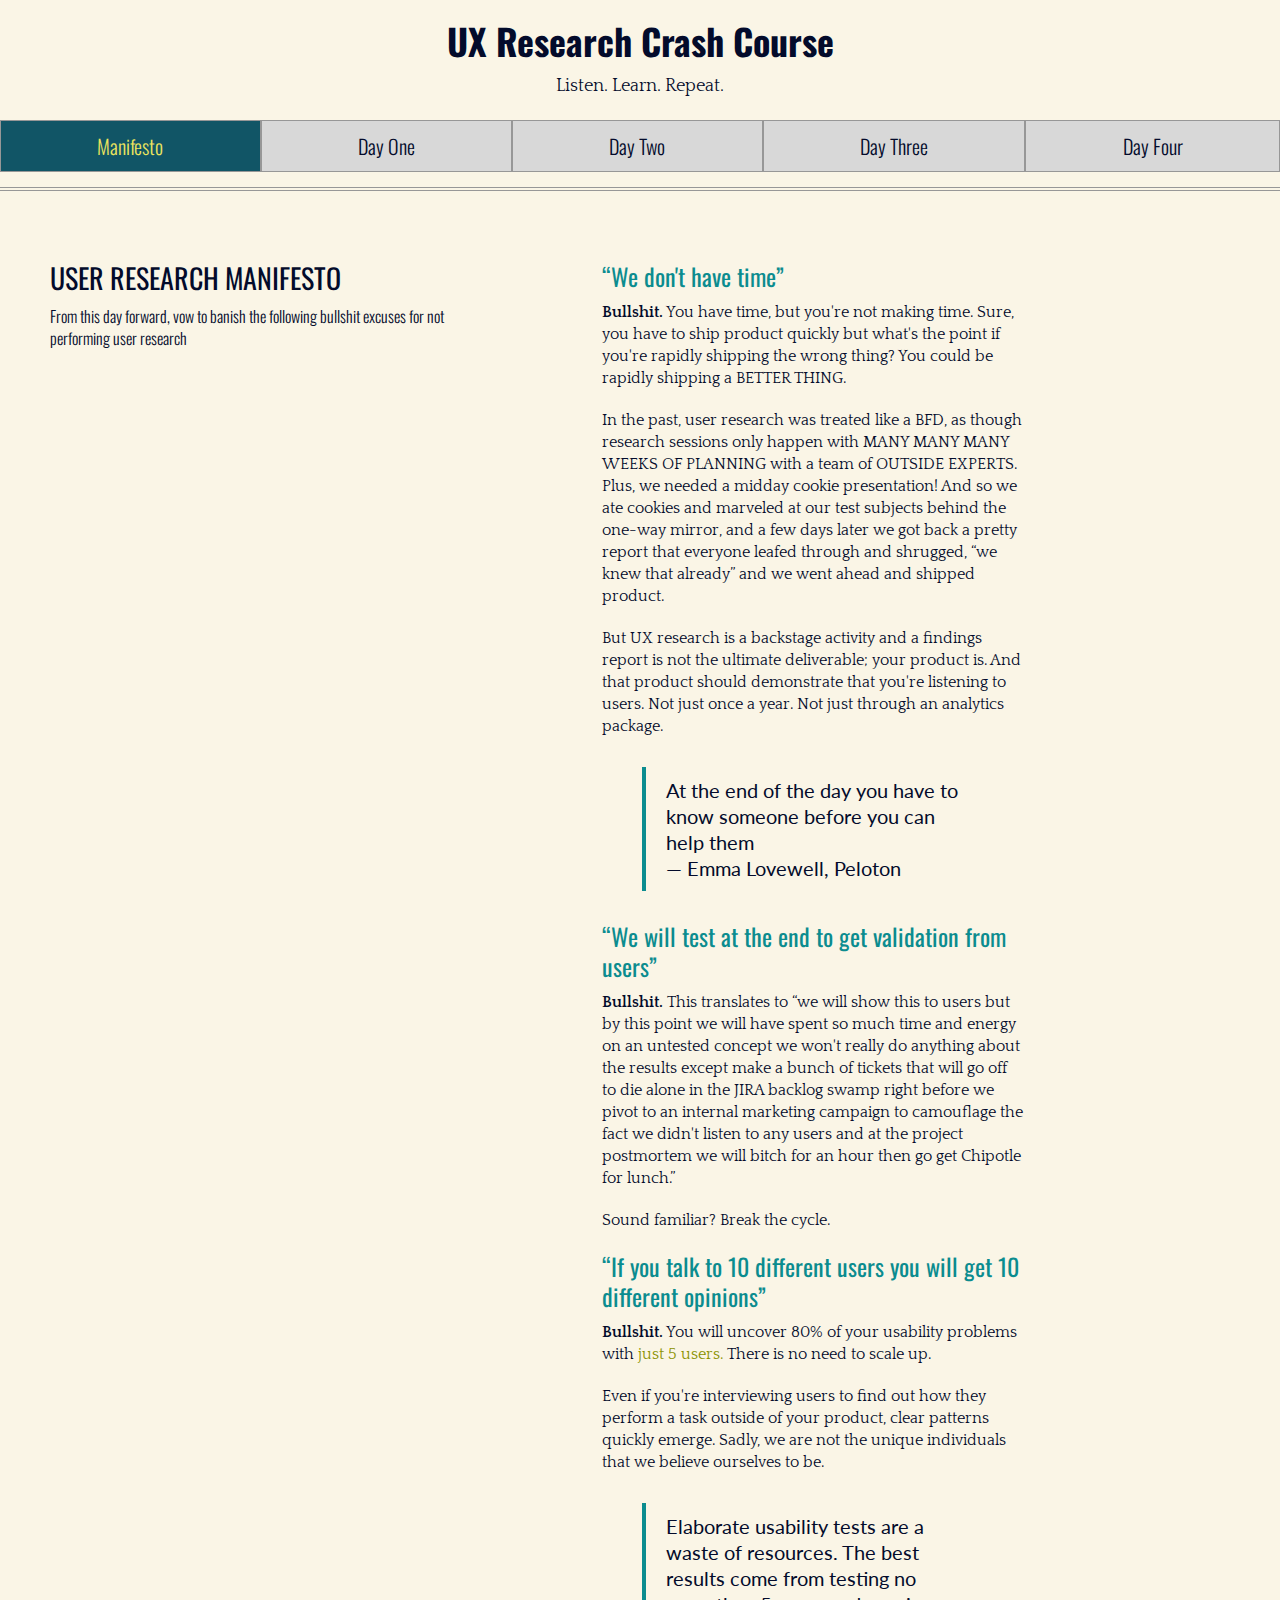
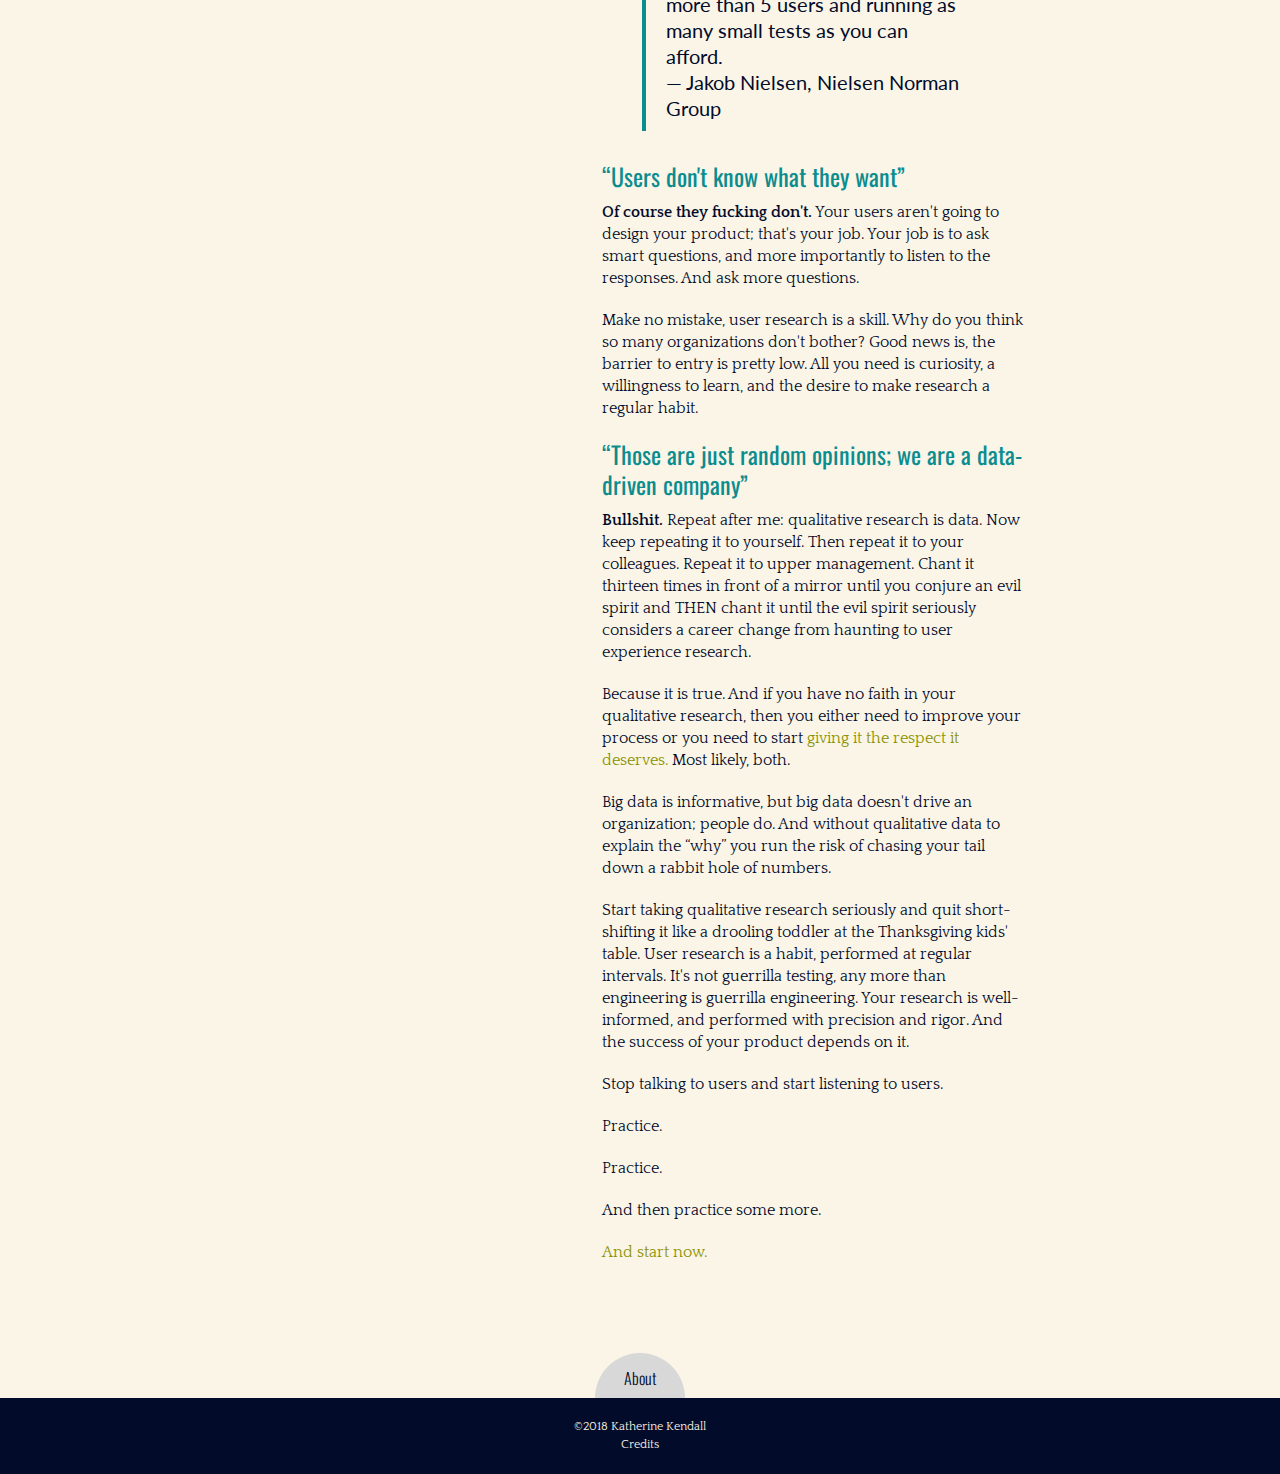
<file: manifesto.html>
<!DOCTYPE html>
<html lang="en">

<head>
	<meta charset="UTF-8">
	<meta name="viewport" content="width=device-width, initial-scale=1.0">
	<title>UX Research Crash Course : Manifesto</title>
	<link rel="stylesheet" type="text/css" href="./styles/reset.css">
	<link rel="stylesheet" type="text/css" href="./styles/style.css">
	<link href="https://fonts.googleapis.com/css?family=Lato:400i|Oswald:300,400,700|Quattrocento:400,700" rel="stylesheet">
	<script src="https://ajax.googleapis.com/ajax/libs/jquery/3.3.1/jquery.min.js"></script>
	<script src="scripts/main.js"></script>
</head>

<body>
	<header>
		<div>
			<div id="logo"><a href="index.html">UX Research Crash Course</a></div>
			<div id="tagline">Listen. Learn. Repeat.</div>
		</div>
		
	</header>
	
	<nav>
		<div class="nav-item-current"><a href="manifesto.html">Manifesto</a></div>
		<div class="nav-item"><a href="dayone.html">Day One</a></div>
		<div class="nav-item"><a href="daytwo.html">Day Two</a></div>
		<div class="nav-item"><a href="daythree.html">Day Three</a></div>
		<div class="nav-item"><a href="dayfour.html">Day Four</a></div>	
	</nav>

	<main>
		<div class="intro">
			<h1>User Research Manifesto</h1>
				<p class="subheading">From this day forward, vow to banish the following bullshit excuses for not performing user research</p>
		</div>

		<div class="body-content">
			<h2>&ldquo;We don't have time&rdquo;</h2>
				<p><strong>Bullshit.</strong> You have time, but you're not making time. Sure, you have to ship product quickly but what's the point if you're rapidly shipping the wrong thing? You could be rapidly shipping a BETTER THING.</p>

				<p>In the past, user research was treated like a BFD, as though research sessions only happen with MANY MANY MANY WEEKS OF PLANNING with a team of OUTSIDE EXPERTS. Plus, we needed a midday cookie presentation! And so we ate cookies and marveled at our test subjects behind the one-way mirror, and a few days later we got back a pretty report that everyone leafed through and shrugged, &ldquo;we knew that already&rdquo; and we went ahead and shipped product.</p>

				<p>But UX research is a backstage activity and a findings report is not the ultimate deliverable; your product is. And that product should demonstrate that you're listening to users. Not just once a year. Not just through an analytics package. </p>

				<p id="quote">At the end of the day you have to know someone before you can help them <br />
			&mdash; Emma Lovewell, Peloton</p>

			<h2>&ldquo;We will test at the end to get validation from users&rdquo;</h2>
				<p><strong>Bullshit.</strong> This translates to &ldquo;we will show this to users but by this point we will have spent so much time and energy on an untested concept we won't really do anything about the results except make a bunch of tickets that will go off to die alone in the JIRA backlog swamp right before we pivot to an internal marketing campaign to camouflage the fact we didn't listen to any users and at the project postmortem we will bitch for an hour then go get Chipotle for lunch.&rdquo;</p>

				<p>Sound familiar? Break the cycle.</p>

			<h2>&ldquo;If you talk to 10 different users you will get 10 different opinions&rdquo;</h2>
				<p><strong>Bullshit.</strong> You will uncover 80% of your usability problems with <a href="https://www.nngroup.com/articles/why-you-only-need-to-test-with-5-users/">just 5 users.</a> There is no need to scale up.</p>

				<p>Even if you're interviewing users to find out how they perform a task outside of your product, clear patterns quickly emerge. Sadly, we are not the unique individuals that we believe ourselves to be.</p>

				<p id="quote">Elaborate usability tests are a waste of resources. The best results come from testing no more than 5 users and running as many small tests as you can afford.<br />
				&mdash; Jakob Nielsen, Nielsen Norman Group</p>

			<h2>&ldquo;Users don't know what they want&rdquo;</h2>
				<p><strong>Of course they fucking don't.</strong> Your users aren't going to design your product; that's your job. 
				Your job is to ask smart questions, and more importantly to listen to the responses. And ask more questions.</p>

				<p>Make no mistake, user research is a skill. Why do you think so many organizations don't bother? Good news is, the barrier to entry is pretty low.  All you need is curiosity, a willingness to learn, and the desire to make research a regular habit.</p>

			<h2>&ldquo;Those are just random opinions; we are a data-driven company&rdquo;</h2>
				<p><strong>Bullshit.</strong> Repeat after me: qualitative research is data. Now keep repeating it to yourself. Then repeat it to your colleagues. Repeat it to upper management.
				Chant it thirteen times in front of a mirror until you conjure an evil spirit and THEN chant it until the evil spirit seriously considers a career change from haunting to user experience research.</p>

				<p>Because it is true. And if you have no faith in your qualitative research, then you either need to improve your process or you need to start <a href="https://www.youtube.com/watch?v=AFodLYztFgY">giving it the respect it deserves.</a> Most likely, both.</p>
		
				<p>Big data is informative, but big data doesn't drive an organization; people do. And without qualitative data to explain the &ldquo;why&rdquo; you run the risk of chasing your tail down a rabbit hole of numbers.</p>

				<p>Start taking qualitative research seriously and quit short-shifting it like a drooling toddler at the Thanksgiving kids' table. User research is a habit, performed at regular intervals. It's not guerrilla testing, any more than engineering is guerrilla engineering. Your research is well-informed, and performed with precision and rigor. And the success of your product depends on it.</p>

				<p>Stop talking to users and start listening to users.</p>
				<p>Practice.</p>
				<p>Practice.</p>
				<p>And then practice some more.</p>
				<p><a href="dayone.html">And start now.</a></p>
			</div>

	</main>
	<footer>
		<p class="about-tab">About</p>
		<div class="about">
			<div class="about-headshot"><img src="images/about_headshot.png" alt="Katherine headshot"></div>
			<div class="about-content">
				<p>Hello! I'm Katherine Kendall, User Experience Designer and Researcher. I've worked for Fortune 500 corporations and smaller startups in industries ranging from hospitality to broadcast media to finance to healthcare. Over the years, I've conducted hundreds of user interviews that help teams build better products.</p>
			
				<p>When I'm not talking to users or sketching designs, you'll find me out <a href="http://www.fueledbydoughnuts.org/">running the roads</a>, <a href="https://www.japansociety.org/">studying Japanese</a>, or <a href="https://www.washingtonpost.com/news/comic-riffs/wp/2017/04/26/as-saga-returns-writer-brian-k-vaughan-looks-to-the-future-with-no-immediate-end-in-sight/?utm_term=.8eb1c86d04a7">curled up with a good graphic novel.</a> I swear too much, <a href="http://www.cam.ac.uk/research/news/frankly-do-we-give-a-damn-study-finds-links-between-swearing-and-honesty">honestly.</a></p>

				<p><a href="http://www.katherinekendall.com">More about me over here.</a></p>

				<p>This site was created as a final project for Front End Web Development at General Assembly. If you have comments or something isn't rendering correctly, I'd love to hear from you</p>
			</div>
		</div>
		<div class="credits">
			<p>&copy;2018 Katherine Kendall</p>
			<p><a href="credits.html">Credits</a></p>
		</div>
	</footer>
	
</body>
</html>
</file>
<file: styles/style.css>
/* ===============
   MOBILE RULES 
   =============== */

header {
	display: flex;
	justify-content: center;
	align-items: center;
}

nav {
	display: flex;
	flex: 100%;
	flex-direction: column;

}

.nav-item {
	display: flex;
	justify-content: center;
	align-items: center;
}

.nav-item-current {
	display: flex;
	justify-content: center;
	align-items: center;
}

main {
	margin: 30px;
}

.about-headshot {
	text-align: center;
	padding-bottom: 20px;
}


/* Remove checklist and checklist buttonsfrom mobile view */
@media screen and (max-width: 1024px)  {

div #checklist {
	display: none;
}

div .checklist-button {
	display: none;
}

}


/* ===============
   DESKTOP RULES 
   =============== */

@media screen and (min-width: 1025px)  {

header {
	display: flex;
}

nav {
	display: flex;
	flex-direction: row;
}

.nav-item {
	flex-grow: 1;
}

.nav-item-current {
	flex-grow: 1;
}

main {
	display: flex;
	flex-wrap: wrap;
	margin: 70px 0;
	width: 80%;
}

main .sidebar {
	flex: 0 0 250px;
	flex-direction: column;
}

main .intro {
	flex: 1 0 0;
	flex-direction: column;
	margin: 0 50px 50px 50px;
}

main .body-content {
	flex: 1 0 0;
	flex-direction: column;
	margin-left: 80px;
}

#checklist {
	position: -webkit-sticky;
  	position: sticky;
  	top: 0px;
}

div .checklist-button {
	display: flex;
	justify-content: center;
	align-items: center;
	margin-bottom: 20px;
}

footer .about {
	display: flex;
	flex-wrap: wrap;
	align-items: center;
}

footer .about-headshot {
	flex: 0 0 270px;
	flex-direction: column;
}

footer .about-content {
	flex: 1 0 0;
	flex-direction: column;
}

}

/* =====================
   SINGLE COLUMN LAYOUT
   ===================== */

.single-column {
	width: 70%;
	margin: 70px auto;
}

.single-column p {
	font-family: 'Quattrocento', sans-serif;
	font-size: 16px;
	color: rgba(3,11,43,100);
	line-height: 22px;
	margin-bottom: 20px;
}

.single-column ul li {
	font-family: 'Quattrocento', sans-serif;
	font-size: 16px;
	color: rgba(3,11,43,100);
	line-height: 22px;
	list-style-type: circle;
	margin-left: 50px;
}

.single-column a:link {
	color: rgba(138,146,1,100);
	text-decoration: none;
}

.single-column a:visited {
	color: rgba(138,146,1,100);
	text-decoration: none;
}

.single-column a:hover {
	color: rgba(138,146,1,100);
	text-decoration: underline;
}

.single-column a:active {
	color: rgba(138,146,1,100);
	text-decoration: underline;
}

.indent {
	margin-left: 50px;
}

/* ===============
   ALL OTHER STYLES 
   =============== */

body {
	background-color: rgba(250,245,230,80);
}

/* === HEADER === */

header {
	margin: 20px 0 10px 0;
}

#logo {
	font-family: 'Oswald', sans-serif;
	font-size: 36px;
	color: rgba(3,11,43,100);
	font-weight: 700;
	line-height: 42px;
	text-align: center;
}

#logo a {
	color: rgba(3,11,43,100);
	text-decoration: none;
}

#tagline {
	font-family: 'Quattrocento', sans-serif;
	font-size: 18px;
	color: rgba(3,11,43,100);
	padding: 15px 0;
	text-align: center;
}

/* === NAVIGATION === */

nav {
	padding-bottom: 15px;
	border-bottom: 4px double rgba(151,151,151,100);
}

.nav-item {
	font-family: 'Oswald', sans-serif;
	font-size: 20px;
	color: rgba(3,11,43,100);
	font-weight: 300;
	background-color: rgba(216,216,216,100);
	border: 1px solid rgba(151,151,151,100);
	height: 50px;
}

.nav-item a:link {
	color: rgba(3,11,43,100);
	text-decoration: none;
}

.nav-item a:visited {
	color: rgba(3,11,43,100);
	text-decoration: none;
}

.nav-item:hover {
	color: rgba(235,228,94,100);
	text-decoration: none;
	background-color: rgba(17,85,102,100);
}

.nav-item:hover a {
	color: rgba(235,228,94,100);
	text-decoration: none;
}

.nav-item a:active {
	color: rgba(3,11,43,100);
	text-decoration: none;
}

.nav-item-current {
	font-family: 'Oswald', sans-serif;
	font-size: 20px;
	color: rgba(235,228,94,100);
	font-weight: 300;
	background-color: rgba(17,85,102,100);
	border: 1px solid rgba(151,151,151,100);
	height: 50px;
}

.nav-item-current a:link {
	color: rgba(235,228,94,100);
	text-decoration: none;
}

.nav-item-current a:visited {
	color: rgba(235,228,94,100);
	text-decoration: none;
}

.nav-item a:active {
	color: rgba(235,228,94,100);
	text-decoration: none;
}

/* === BODY STYLES === */

/* === BODY LINKS === */

main a:link {
	color: rgba(138,146,1,100);
	text-decoration: none;
}

main a:visited {
	color: rgba(138,146,1,100);
	text-decoration: none;
}

main a:hover {
	color: rgba(138,146,1,100);
	text-decoration: underline;
}

main a:active {
	color: rgba(138,146,1,100);
	text-decoration: underline;
}

/* === HEADINGS === */

h1 {
	font-family: 'Oswald', sans-serif;
	font-size: 28px;
	color: rgba(3,11,43,100);
	line-height: 34px;
	text-transform: uppercase;
	margin-bottom: 10px;
}

h2 {
	font-family: 'Oswald', sans-serif;
	font-size: 24px;
	color: rgba(11,140,143,100);
	line-height: 30px;
	margin-bottom: 10px;
}

h3 {
	font-family: 'Oswald', sans-serif;
	font-size: 20px;
	color: rgba(17,85,102,100);
	line-height: 26px;
	text-transform: uppercase;
	margin-bottom: 10px;
}

strong {
	font-weight: 700;
}

main p {
	font-family: 'Quattrocento', sans-serif;
	font-size: 16px;
	color: rgba(3,11,43,100);
	line-height: 22px;
	margin-bottom: 20px;
}

main ul li {
	font-family: 'Quattrocento', sans-serif;
	font-size: 16px;
	color: rgba(3,11,43,100);
	line-height: 22px;
	list-style-type: circle;
	margin-left: 50px;
}

main ol li {
	font-family: 'Quattrocento', sans-serif;
	font-size: 16px;
	color: rgba(3,11,43,100);
	line-height: 22px;
	list-style-type: decimal;
	margin-left: 50px;
}

.subheading {
	font-family: 'Oswald', sans-serif;
	font-size: 16px;
	color: rgba(3,11,43,100);
	font-weight: 300;
	line-height: 22px;
}

#quote {
	font-family: 'Lato', sans-serif;
	font-size: 20px;
	color: rgba(3,11,43,100);
	line-height: 26px;
	border-left: 4px solid rgba(11,140,143,100);
	padding: 10px 20px;
	margin: 30px 40px;
}

/* === CHECKLIST STYLES === */

main #checklist {
	background-color: rgba(39,60,51,100);
	border-radius: 0 15px 15px 0;
	padding: 20px 50px 70px 50px;
}

#checklist h2 {
	font-family: 'Oswald', sans-serif;
	font-size: 18px;
	color: rgba(252,248,188,100);
	font-weight: 200;
	text-transform: uppercase;
	margin-bottom: 20px;
}

#checklist p {
	font-family: 'Oswald', sans-serif;
	font-size: 18px;
	color: rgba(252,248,188,100);
	font-weight: 200;
}

/* === CHECKLIST BUTTON STYLES === */

#button-incomplete {
	font-family: 'Oswald', sans-serif;
	font-size: 16px;
	color: rgba(250,245,230,100);
	font-weight: 300;
	text-align: center;
	background-color: rgba(138,146,1,100);
	border-radius: 8px;
	padding: 10px;
	width: 250px;
}

.button-complete {
	font-family: 'Oswald', sans-serif;
	font-size: 16px;
	color: rgba(250,245,230,100);
	font-weight: 300;
	text-align: center;
	background-color: rgba(151,151,151,100);
	border-radius: 8px;
	padding: 10px;
	width: 250px;
}

/* === EXAMPLE STYLES === */

div .example {
	border-bottom: 1px solid rgba(151,151,151,100);
	margin: 50px;
}

h4 {
    text-align: center;
    font-size: 20px;
    text-transform: uppercase;
    border-bottom: 1px solid rgba(151,151,151,100);
    line-height: 0;
    padding: 0;
    margin: 30px 0 30px 0;
}

h4 span {
	color: rgba(3,11,43,100);
	background-color: rgba(250,245,230,100);
    padding: 0 15px;
}

.example li {
	font-family: 'Quattrocento', sans-serif;
	font-size: 16px;
	color: rgba(3,11,43,100);
	line-height: 22px;
}

/* === TIP STYLES === */


.tip {
	display: flex;
	flex-wrap: wrap;
	align-items: center;
	background-color: rgba(254,226,156,100);
	margin-bottom: 15px;
}

.tip-left {
	flex: 0 0 50px;
	flex-direction: column;
	align-self: flex-start;
	color: rgba(247,165,10,100);
	padding: 10px;
}

.tip-right {
	flex: 1 0 0;
	flex-direction: column;
	padding: 10px;
}

/* === FONT AWESOME === */

.flex-container {
	display: flex;
	flex-wrap: wrap;
	margin-bottom: 15px;
}

.flex-right {
	width: auto;
}

.wtf {
	margin-top: 20px;
}

/* === FOOTER === */

.about-tab {
	font-family: 'Oswald',sans-serif;
	font-size: 16px;
	color: rgba(3,11,43,100);
	font-weight: 300;
	line-height: 50px;
	text-align: center;
	margin: auto;
	height: 45px;
	width: 90px;
	border-radius: 90px 90px 0 0;
	background-color: rgba(216,216,216,100);
}

.about {
	background-color: rgba(17,85,102,100);
	padding: 30px;
}

.about p {
	font-family: 'Quattrocento', sans-serif;
	font-size: 16px;
	color: rgba(250,245,230,100);
	line-height: 22px;
	margin-bottom: 20px;
}

.about a:link {
	color: rgba(235,228,94,100);
	text-decoration: none;
}

.about a:visited {
	color: rgba(235,228,94,100);
	text-decoration: none;
}

.about a:hover {
	color: rgba(235,228,94,100);
	text-decoration: underline;
}

.about a:active {
	color: rgba(235,228,94,100);
	text-decoration: underline;
}

.credits {
	background-color: rgba(3,11,43,100);
	padding: 20px;
}

.credits p {
	font-family: 'Quattrocento',sans-serif;
	font-size: 12px;
	color: rgba(250,245,230,100);
	line-height: 18px;
	text-align: center;
}

.credits a {
	color: rgba(250,245,230,100);
	text-decoration: none;
}
</file>
